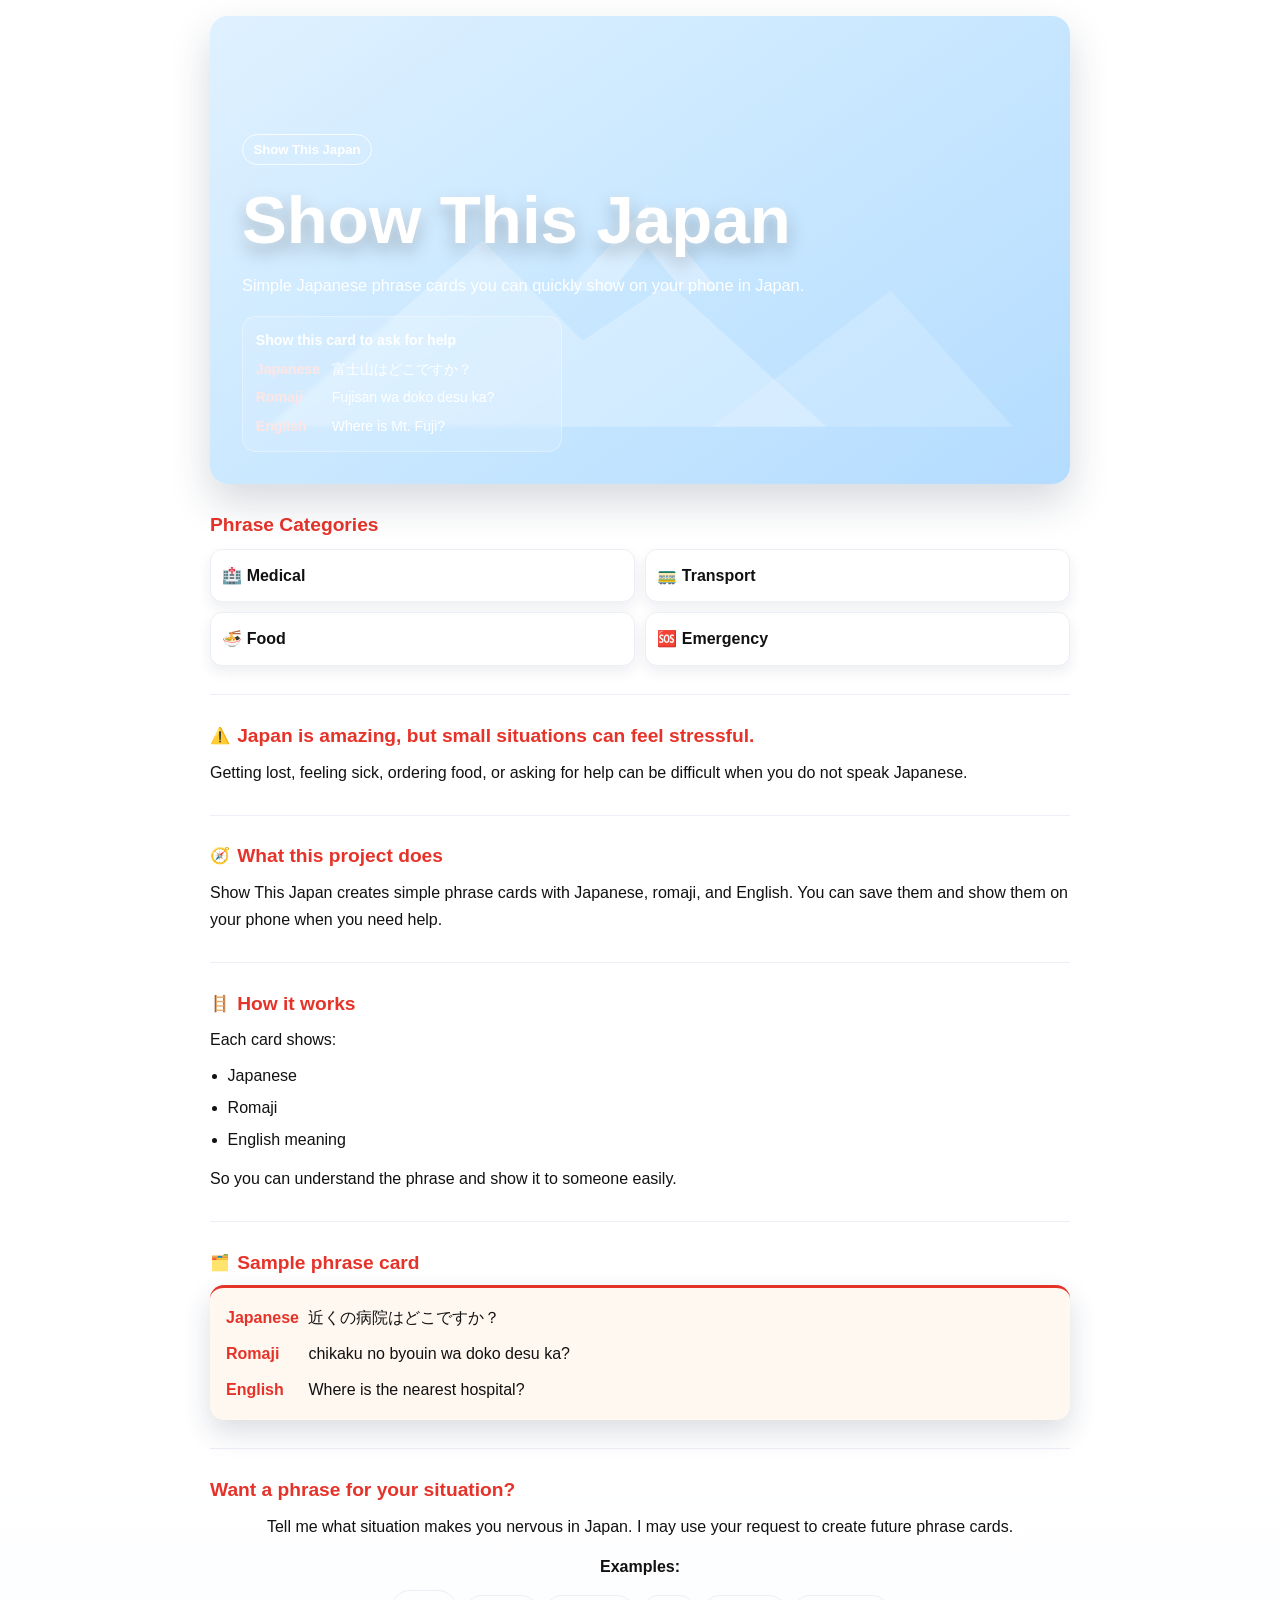
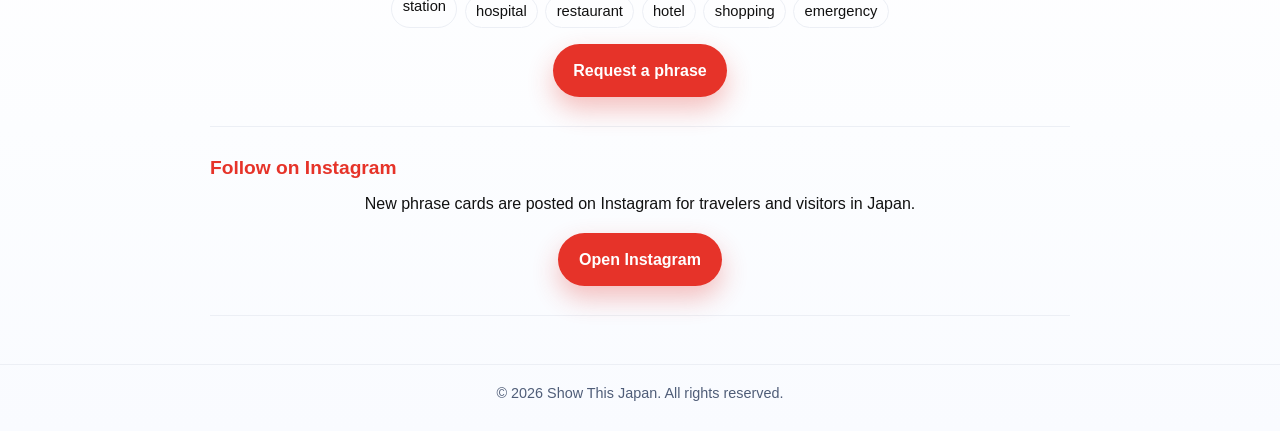
<file: index.html>
<!doctype html>
<html lang="en">
  <head>
    <meta charset="UTF-8" />
    <meta name="viewport" content="width=device-width, initial-scale=1.0" />
    <title>Show This Japan</title>
    <link rel="stylesheet" href="styles.css" />
  </head>
  <body>
    <main class="page">
      <section class="hero" role="banner" aria-label="Show This Japan hero">
        <div class="hero-overlay">
          <p class="label">Show This Japan</p>
          <h1>Show This Japan</h1>
          <p class="lead">Simple Japanese phrase cards you can quickly show on your phone in Japan.</p>
          <div class="hero-phone" aria-label="Phone phrase card preview">
            <p class="hero-phone-title">Show this card to ask for help</p>
            <p><span>Japanese</span> 富士山はどこですか？</p>
            <p><span>Romaji</span> Fujisan wa doko desu ka?</p>
            <p><span>English</span> Where is Mt. Fuji?</p>
          </div>
        </div>
      </section>


      <section class="section categories">
        <h2>Phrase Categories</h2>
        <div class="category-grid" role="list" aria-label="Phrase categories">
          <a class="category-card" role="listitem" href="https://www.instagram.com/show_thisjapan___/" target="_blank" rel="noopener noreferrer">🏥 Medical</a>
          <a class="category-card" role="listitem" href="https://www.instagram.com/show_thisjapan___/" target="_blank" rel="noopener noreferrer">🚃 Transport</a>
          <a class="category-card" role="listitem" href="https://www.instagram.com/show_thisjapan___/" target="_blank" rel="noopener noreferrer">🍜 Food</a>
          <a class="category-card" role="listitem" href="https://www.instagram.com/show_thisjapan___/" target="_blank" rel="noopener noreferrer">🆘 Emergency</a>
        </div>
      </section>

      <section class="section">
        <h2><span class="icon" aria-hidden="true">⚠️</span>Japan is amazing, but small situations can feel stressful.</h2>
        <p>Getting lost, feeling sick, ordering food, or asking for help can be difficult when you do not speak Japanese.</p>
      </section>

      <section class="section">
        <h2><span class="icon" aria-hidden="true">🧭</span>What this project does</h2>
        <p>Show This Japan creates simple phrase cards with Japanese, romaji, and English. You can save them and show them on your phone when you need help.</p>
      </section>

      <section class="section">
        <h2><span class="icon" aria-hidden="true">🪜</span>How it works</h2>
        <p>Each card shows:</p>
        <ul>
          <li>Japanese</li>
          <li>Romaji</li>
          <li>English meaning</li>
        </ul>
        <p>So you can understand the phrase and show it to someone easily.</p>
      </section>

      <section class="section">
        <h2><span class="icon" aria-hidden="true">🗂️</span>Sample phrase card</h2>
        <article class="phrase-card" aria-label="Sample phrase card">
          <p><span>Japanese</span> 近くの病院はどこですか？</p>
          <p><span>Romaji</span> chikaku no byouin wa doko desu ka?</p>
          <p><span>English</span> Where is the nearest hospital?</p>
        </article>
      </section>


      <section class="section request">
        <h2>Want a phrase for your situation?</h2>
        <p>Tell me what situation makes you nervous in Japan. I may use your request to create future phrase cards.</p>
        <p class="examples-title">Examples:</p>
        <ul class="example-list">
          <li>station</li>
          <li>hospital</li>
          <li>restaurant</li>
          <li>hotel</li>
          <li>shopping</li>
          <li>emergency</li>
        </ul>
        <p class="cta-wrap">
          <a href="https://docs.google.com/forms/d/e/1FAIpQLSdGidxw_ADFlaBBjlDojGlBOYLNShoauxvGoAEBay1RFY2DhQ/viewform?usp=publish-editor" target="_blank" rel="noopener noreferrer" class="cta-btn">Request a phrase</a>
        </p>
      </section>

      <section class="section follow">
        <h2>Follow on Instagram</h2>
        <p>New phrase cards are posted on Instagram for travelers and visitors in Japan.</p>
        <p class="cta-wrap">
          <a href="https://www.instagram.com/show_thisjapan___/" target="_blank" rel="noopener noreferrer" class="cta-btn">Open Instagram</a>
        </p>
      </section>
    </main>

    <footer class="site-footer">© 2026 Show This Japan. All rights reserved.</footer>
  </body>
</html>

<!-- deploy-refresh: 2026-05-13 -->
</file>
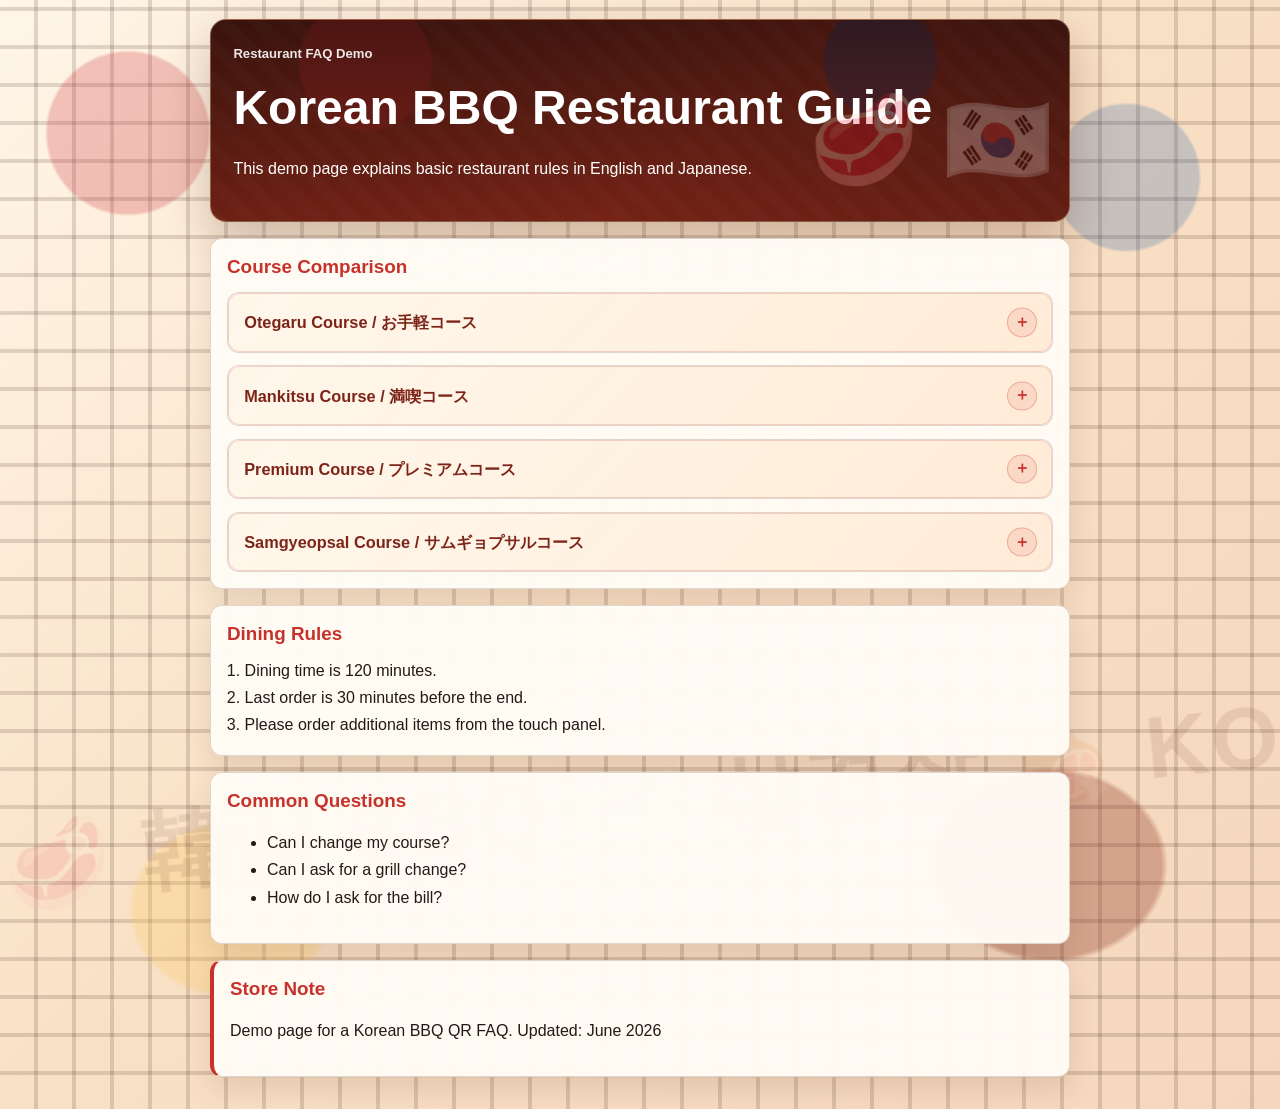
<file: restaurant-qr-faq-demo.html>
<!doctype html>
<html lang="en">
  <head>
    <meta charset="UTF-8" />
    <meta name="viewport" content="width=device-width, initial-scale=1.0" />
    <title>Restaurant FAQ Demo</title>
    <link rel="stylesheet" href="restaurant-qr-faq-demo.css?v=20260611-course-accordion" />
  </head>
  <body>
    <main class="page">
      <header class="hero">
        <p class="tag">Restaurant FAQ Demo</p>
        <h1>Korean BBQ Restaurant Guide</h1>
        <p class="lead">This demo page explains basic restaurant rules in English and Japanese.</p>
      </header>
      <section class="section course-comparison">
        <h2>Course Comparison</h2>
        <div class="course-grid">
          <details class="course-card">
            <summary class="course-summary">
              <span class="course-title">Otegaru Course <span class="course-name-jp">/ お手軽コース</span></span>
            </summary>
            <div class="course-panel">
              <span class="course-details">
                <span class="course-detail">
                  <span class="course-detail-label">Price</span>
                  <span class="course-detail-value">¥2,980 tax included</span>
                </span>
                <span class="course-detail">
                  <span class="course-detail-label">Items</span>
                  <span class="course-detail-value">96 items</span>
                </span>
                <span class="course-detail">
                  <span class="course-detail-label">Time</span>
                  <span class="course-detail-value">120 minutes</span>
                </span>
                <span class="course-detail">
                  <span class="course-detail-label">Last order</span>
                  <span class="course-detail-value">90 minutes / 30 minutes before the end</span>
                </span>
                <span class="course-detail">
                  <span class="course-detail-label">Minimum</span>
                  <span class="course-detail-value">2 people</span>
                </span>
              </span>
              <p>Good for guests who want a simple yakiniku all-you-can-eat option.</p>
              <div class="included-menu" aria-label="Otegaru Course included menu overview">
                <h4>What’s included?</h4>
                <ul>
                  <li><strong>Yakiniku:</strong> roast, kalbi, seared kalbi, soft harami</li>
                  <li><strong>Horumon:</strong> horumon, tecchan, marucho, akasen, korikori, heart, liver, tsurami</li>
                  <li><strong>Pork and chicken:</strong> pork belly, pork toro, chicken thigh, seseri, sausage</li>
                  <li><strong>Vegetables:</strong> lettuce, sesame leaves, sunny lettuce, cabbage, onion, green pepper, corn, eringi mushroom, garlic foil</li>
                  <li><strong>Kimchi and salads:</strong> assorted kimchi, napa cabbage kimchi, radish kimchi, cucumber kimchi, choregi salad</li>
                  <li><strong>Side dishes:</strong> edamame, seasoned cabbage, miso cucumber, Korean-style cold tofu, bean sprout namul, assorted namul</li>
                  <li><strong>Hot dishes:</strong> fried dumplings, Korean pancake, cheese fondue, Korean seaweed, corn butter, sweet potato butter, fried chicken, fries</li>
                  <li><strong>Soup and rice:</strong> egg soup, seaweed soup, sundubu jjigae, bibimbap, gukbap, rice, yakiniku rice</li>
                  <li><strong>Noodles and dessert:</strong> cold noodles, bibim noodles, ice cream, sherbet</li>
                </ul>
              </div>
            </div>
          </details>
          <details class="course-card">
            <summary class="course-summary">
              <span class="course-title">Mankitsu Course <span class="course-name-jp">/ 満喫コース</span></span>
            </summary>
            <div class="course-panel">
              <span class="course-details">
                <span class="course-detail">
                  <span class="course-detail-label">Price</span>
                  <span class="course-detail-value">To be confirmed</span>
                </span>
                <span class="course-detail">
                  <span class="course-detail-label">Items</span>
                  <span class="course-detail-value">To be confirmed</span>
                </span>
                <span class="course-detail">
                  <span class="course-detail-label">Time</span>
                  <span class="course-detail-value">120 minutes</span>
                </span>
                <span class="course-detail">
                  <span class="course-detail-label">Last order</span>
                  <span class="course-detail-value">90 minutes / 30 minutes before the end</span>
                </span>
                <span class="course-detail">
                  <span class="course-detail-label">Minimum</span>
                  <span class="course-detail-value">2 people</span>
                </span>
              </span>
              <p>Detailed menu information will be added after confirmation.</p>
              <p>Good for guests who want a more balanced all-you-can-eat course.</p>
            </div>
          </details>
          <details class="course-card">
            <summary class="course-summary">
              <span class="course-title">Premium Course <span class="course-name-jp">/ プレミアムコース</span></span>
            </summary>
            <div class="course-panel">
              <span class="course-details">
                <span class="course-detail">
                  <span class="course-detail-label">Price</span>
                  <span class="course-detail-value">To be confirmed</span>
                </span>
                <span class="course-detail">
                  <span class="course-detail-label">Items</span>
                  <span class="course-detail-value">To be confirmed</span>
                </span>
                <span class="course-detail">
                  <span class="course-detail-label">Time</span>
                  <span class="course-detail-value">120 minutes</span>
                </span>
                <span class="course-detail">
                  <span class="course-detail-label">Last order</span>
                  <span class="course-detail-value">90 minutes / 30 minutes before the end</span>
                </span>
                <span class="course-detail">
                  <span class="course-detail-label">Minimum</span>
                  <span class="course-detail-value">2 people</span>
                </span>
              </span>
              <p>Detailed menu information will be added after confirmation.</p>
              <p>Good for guests who want a higher-grade all-you-can-eat course.</p>
            </div>
          </details>
          <details class="course-card">
            <summary class="course-summary">
              <span class="course-title">Samgyeopsal Course <span class="course-name-jp">/ サムギョプサルコース</span></span>
            </summary>
            <div class="course-panel">
              <span class="course-details">
                <span class="course-detail">
                  <span class="course-detail-label">Price</span>
                  <span class="course-detail-value">¥2,980 tax included</span>
                </span>
                <span class="course-detail">
                  <span class="course-detail-label">Items</span>
                  <span class="course-detail-value">77 items</span>
                </span>
                <span class="course-detail">
                  <span class="course-detail-label">Time</span>
                  <span class="course-detail-value">120 minutes</span>
                </span>
                <span class="course-detail">
                  <span class="course-detail-label">Last order</span>
                  <span class="course-detail-value">90 minutes / 30 minutes before the end</span>
                </span>
                <span class="course-detail">
                  <span class="course-detail-label">Minimum</span>
                  <span class="course-detail-value">2 people</span>
                </span>
              </span>
              <p>Good for guests who want samgyeopsal and Korean side dishes.</p>
              <div class="included-menu" aria-label="Samgyeopsal Course included menu overview">
                <h4>What’s included?</h4>
                <ul>
                  <li><strong>Samgyeopsal:</strong> samgyeopsal, thick-cut samgyeopsal, salted koji thick-cut samgyeopsal, spicy thick-cut samgyeopsal, garlic sauce thick-cut samgyeopsal</li>
                  <li><strong>Meat and seafood:</strong> horumon, seared kalbi, pork toro, chicken thigh, seseri, marucho, sausage, squid legs, shrimp, scallop, pork tongue</li>
                  <li><strong>Wrap vegetables and toppings:</strong> lettuce, sunny lettuce, sesame leaves, green onion salad, green chili, garlic</li>
                  <li><strong>Kimchi and salads:</strong> assorted kimchi, napa cabbage kimchi, radish kimchi, cucumber kimchi, choregi salad</li>
                  <li><strong>Side dishes:</strong> edamame, seasoned cabbage, Korean-style cold tofu, miso cucumber, assorted namul, bean sprout namul</li>
                  <li><strong>Hot dishes:</strong> fried dumplings, Korean pancake, cheese fondue, Korean seaweed</li>
                  <li><strong>Chicken dishes:</strong> yangnyeom chicken, honey mustard chicken, cheese chicken, honey butter chicken</li>
                  <li><strong>Soup and rice:</strong> egg soup, seaweed soup, sundubu jjigae, bibimbap, gukbap, rice, yakiniku rice</li>
                  <li><strong>Noodles:</strong> cold noodles, bibim noodles</li>
                </ul>
              </div>
            </div>
          </details>
        </div>
      </section>
      <section class="section">
        <h2>Dining Rules</h2>
        <ol>
          <li>Dining time is 120 minutes.</li>
          <li>Last order is 30 minutes before the end.</li>
          <li>Please order additional items from the touch panel.</li>
        </ol>
      </section>
      <section class="section">
        <h2>Common Questions</h2>
        <ul>
          <li>Can I change my course?</li>
          <li>Can I ask for a grill change?</li>
          <li>How do I ask for the bill?</li>
        </ul>
      </section>
      <section class="section note">
        <h2>Store Note</h2>
        <p>Demo page for a Korean BBQ QR FAQ. Updated: June 2026</p>
      </section>
    </main>
  </body>
</html>
</file>
<file: styles.css>
:root {
  --bg: #ffffff;
  --text: #111111;
  --accent-red: #e63329;
  --accent-navy: #1b2a4a;
  --line: #eceff5;
}

* { box-sizing: border-box; }

body {
  margin: 0;
  background: linear-gradient(180deg, #fff 0%, #fff 70%, #f9fbff 100%);
  color: var(--text);
  font-family: "Inter", "Noto Sans JP", -apple-system, BlinkMacSystemFont, "Segoe UI", Roboto, Helvetica, Arial, sans-serif;
  line-height: 1.7;
}

.page {
  width: min(860px, 92%);
  margin: 0 auto;
  padding: 1rem 0 3rem;
}

.hero {
  min-height: 52vh;
  border-radius: 18px;
  overflow: hidden;
  position: relative;
  background: linear-gradient(145deg, #dff1ff 0%, #c8e7ff 52%, #b4dcff 100%);
  box-shadow: 0 18px 40px rgba(27, 42, 74, 0.18);
}

.hero::before {
  content: "";
  position: absolute;
  inset: 0;
  pointer-events: none;
  background-image: url("data:image/svg+xml,%3Csvg xmlns='http://www.w3.org/2000/svg' viewBox='0 0 1200 700'%3E%3Cpath d='M80 620L380 360L520 500L640 420L860 620Z' fill='%23ffffff' fill-opacity='0.26'/%3E%3Cpath d='M500 430L610 310L710 430L660 430L610 370L560 430Z' fill='%23ffffff' fill-opacity='0.33'/%3E%3Cpath d='M700 620L950 430L1120 620Z' fill='%23ffffff' fill-opacity='0.18'/%3E%3C/svg%3E");
  background-repeat: no-repeat;
  background-size: cover;
  background-position: center bottom;
  opacity: 0.95;
}

.hero-overlay {
  position: relative;
  z-index: 1;
  min-height: inherit;
  display: flex;
  flex-direction: column;
  justify-content: flex-end;
  padding: 1.25rem;
  color: #fff;
}

.label {
  display: inline-block;
  width: fit-content;
  margin: 0 0 0.8rem;
  padding: 0.2rem 0.65rem;
  border-radius: 999px;
  border: 1px solid rgba(255, 255, 255, 0.82);
  font-size: 0.82rem;
  font-weight: 700;
}

h1,
h2 { margin: 0 0 0.65rem; line-height: 1.25; }

h1 {
  color: #fff;
  font-size: clamp(2.3rem, 9vw, 4.2rem);
  text-shadow: 0 0 10px rgba(255,255,255,.28), 0 8px 18px rgba(0,0,0,.25);
}

h2 {
  color: var(--accent-red);
  display: flex;
  align-items: center;
  gap: 0.45rem;
  font-size: 1.2rem;
}

.icon { font-size: 1rem; }
.lead { margin: 0; font-size: 1.02rem; }


.hero-phone {
  margin-top: 1rem;
  width: min(320px, 100%);
  align-self: flex-start;
  padding: 0.75rem 0.8rem;
  border-radius: 14px;
  border: 1px solid rgba(255, 255, 255, 0.35);
  background: rgba(255, 255, 255, 0.12);
  backdrop-filter: blur(2px);
}

.hero-phone-title {
  font-weight: 700;
  margin-bottom: 0.35rem;
}

.hero-phone p {
  margin: 0;
  font-size: 0.88rem;
}

.hero-phone p + p {
  margin-top: 0.3rem;
}

.hero-phone span {
  display: inline-block;
  min-width: 72px;
  color: #ffe5e3;
  font-weight: 700;
}

.section {
  padding: 1.45rem 0;
  border-bottom: 1px solid var(--line);
}

p { margin: 0; }

ul {
  margin: 0.55rem 0 0.75rem 1.1rem;
  padding: 0;
}

li + li {
  margin-top: 0.3rem;
}


.phrase-card {
  border-top: 3px solid var(--accent-red);
  border-radius: 14px;
  padding: 1rem;
  background: #fff8f0;
  box-shadow: 0 12px 28px rgba(27, 42, 74, 0.16);
}

.phrase-card p + p { margin-top: 0.55rem; }

.phrase-card span {
  display: inline-block;
  min-width: 78px;
  font-weight: 700;
  color: var(--accent-red);
}





.categories h2 {
  display: block;
}

.category-grid {
  display: grid;
  grid-template-columns: 1fr 1fr;
  gap: 0.65rem;
  margin-top: 0.75rem;
}

.category-card {
  display: block;
  text-decoration: none;
  color: var(--text);
  background: #fff;
  border: 1px solid var(--line);
  border-radius: 12px;
  padding: 0.75rem 0.7rem;
  font-weight: 700;
  box-shadow: 0 6px 14px rgba(27, 42, 74, 0.08);
}

.category-card:hover {
  border-color: #f0b3af;
}

.request {
  text-align: center;
}

.examples-title {
  margin-top: 0.8rem;
  font-weight: 700;
}

.example-list {
  list-style: none;
  margin: 0.65rem 0 0;
  display: flex;
  flex-wrap: wrap;
  justify-content: center;
  gap: 0.45rem;
}

.example-list li {
  border: 1px solid var(--line);
  border-radius: 999px;
  padding: 0.2rem 0.65rem;
  font-size: 0.92rem;
}

.follow { text-align: center; }
.cta-wrap { margin-top: 1rem; }

.cta-btn {
  display: inline-block;
  padding: 0.8rem 1.3rem;
  border-radius: 999px;
  background: var(--accent-red);
  color: #fff;
  text-decoration: none;
  font-weight: 800;
  box-shadow: 0 12px 26px rgba(230, 51, 41, 0.3);
}

.site-footer {
  border-top: 1px solid var(--line);
  text-align: center;
  color: #4f5d78;
  font-size: 0.9rem;
  padding: 1rem 0 1.6rem;
}

@media (min-width: 768px) {
  .hero-overlay { padding: 2rem; }
  
.hero-phone {
  margin-top: 1rem;
  width: min(320px, 100%);
  align-self: flex-start;
  padding: 0.75rem 0.8rem;
  border-radius: 14px;
  border: 1px solid rgba(255, 255, 255, 0.35);
  background: rgba(255, 255, 255, 0.12);
  backdrop-filter: blur(2px);
}

.hero-phone-title {
  font-weight: 700;
  margin-bottom: 0.35rem;
}

.hero-phone p {
  margin: 0;
  font-size: 0.88rem;
}

.hero-phone p + p {
  margin-top: 0.3rem;
}

.hero-phone span {
  display: inline-block;
  min-width: 72px;
  color: #ffe5e3;
  font-weight: 700;
}

.section { padding: 1.8rem 0; }
}
</file>
<file: restaurant-qr-faq-demo.css>
:root {
  --bg: #2a120c;
  --text: #231915;
  --card: rgba(255, 253, 247, 0.94);
  --accent: #c8322c;
  --line: rgba(92, 43, 30, 0.18);
  --kimchi-red: #cd2e3a;
  --taegeuk-blue: #0047a0;
  --grill: rgba(65, 35, 28, 0.16);
}

* { box-sizing: border-box; }

body {
  margin: 0;
  font-family: "Inter", "Noto Sans JP", -apple-system, BlinkMacSystemFont, "Segoe UI", sans-serif;
  background:
    radial-gradient(circle at 10% 12%, rgba(205, 46, 58, 0.26) 0 5rem, transparent 5.2rem),
    radial-gradient(circle at 88% 16%, rgba(0, 71, 160, 0.2) 0 4.5rem, transparent 4.7rem),
    radial-gradient(ellipse at 18% 82%, rgba(252, 198, 92, 0.28) 0 6rem, transparent 6.4rem),
    radial-gradient(ellipse at 82% 78%, rgba(139, 47, 28, 0.32) 0 7rem, transparent 7.4rem),
    repeating-linear-gradient(90deg, transparent 0 34px, var(--grill) 34px 38px),
    repeating-linear-gradient(0deg, transparent 0 34px, var(--grill) 34px 38px),
    linear-gradient(135deg, #fff6e8 0%, #f9e1c5 46%, #f5d7bd 100%);
  color: var(--text);
  line-height: 1.7;
  min-height: 100vh;
}

body::before {
  content: "🥩  韓国 BBQ  🇰🇷  삼겹살  🍖  KOREAN BBQ";
  position: fixed;
  inset: auto 0 1.5rem;
  z-index: -1;
  color: rgba(87, 31, 22, 0.1);
  font-size: clamp(2.4rem, 8vw, 5.4rem);
  font-weight: 900;
  letter-spacing: 0.04em;
  text-align: center;
  white-space: nowrap;
  transform: rotate(-6deg);
  pointer-events: none;
}

.page {
  width: min(860px, 92%);
  margin: 0 auto;
  padding: 1.2rem 0 2rem;
}

.hero {
  position: relative;
  overflow: hidden;
  background:
    linear-gradient(rgba(55, 18, 12, 0.86), rgba(112, 32, 20, 0.86)),
    radial-gradient(circle at 18% 22%, var(--kimchi-red) 0 9%, transparent 9.4%),
    radial-gradient(circle at 78% 20%, var(--taegeuk-blue) 0 8%, transparent 8.5%),
    repeating-linear-gradient(45deg, rgba(255, 255, 255, 0.1) 0 12px, transparent 12px 24px),
    linear-gradient(140deg, #42160f 0%, #8e2f1f 58%, #20110e 100%);
  color: #fff;
  border: 1px solid rgba(255, 218, 160, 0.35);
  border-radius: 16px;
  box-shadow: 0 18px 45px rgba(70, 24, 12, 0.25);
  padding: 1.4rem;
}

.hero::after {
  content: "🥩 🇰🇷";
  position: absolute;
  right: 1rem;
  bottom: 0.4rem;
  font-size: clamp(2.4rem, 10vw, 5.5rem);
  opacity: 0.24;
  pointer-events: none;
}

.tag {
  margin: 0 0 0.75rem;
  font-size: 0.82rem;
  font-weight: 700;
  opacity: 0.9;
}

h1,
h2 {
  margin: 0 0 0.65rem;
  line-height: 1.3;
}

h1 { font-size: clamp(1.8rem, 7vw, 3rem); }
h2 { color: var(--accent); font-size: 1.18rem; }

.section {
  margin-top: 1rem;
  background: var(--card);
  border: 1px solid var(--line);
  border-radius: 12px;
  box-shadow: 0 12px 28px rgba(72, 32, 20, 0.12);
  padding: 1rem;
  backdrop-filter: blur(3px);
}

.course-grid {
  display: grid;
  gap: 0.8rem;
  margin-top: 0.8rem;
}

.course-card {
  overflow: hidden;
  border: 1px solid var(--line);
  border-radius: 12px;
  background: rgba(255, 251, 244, 0.9);
}

.course-summary {
  position: relative;
  display: grid;
  align-items: center;
  min-height: 3.65rem;
  padding: 0.85rem 3rem 0.85rem 0.95rem;
  border: 1px solid rgba(200, 50, 44, 0.18);
  border-radius: 12px;
  background:
    linear-gradient(135deg, rgba(255, 247, 235, 0.98), rgba(255, 235, 214, 0.94)),
    rgba(255, 251, 244, 0.9);
  box-shadow: 0 8px 18px rgba(112, 32, 20, 0.08);
  cursor: pointer;
  list-style: none;
  transition: background 160ms ease, border-color 160ms ease, box-shadow 160ms ease, transform 160ms ease;
}

.course-summary::-webkit-details-marker {
  display: none;
}

.course-summary::after {
  content: "＋";
  position: absolute;
  top: 50%;
  right: 0.9rem;
  display: grid;
  width: 1.7rem;
  height: 1.7rem;
  place-items: center;
  border: 1px solid rgba(200, 50, 44, 0.28);
  border-radius: 999px;
  background: rgba(200, 50, 44, 0.1);
  color: var(--accent);
  font-size: 1rem;
  line-height: 1;
  transform: translateY(-50%);
}

.course-card[open] .course-summary {
  border-radius: 12px 12px 0 0;
  border-color: rgba(200, 50, 44, 0.28);
  box-shadow: inset 0 -1px 0 var(--line);
}

.course-card[open] .course-summary::after {
  content: "−";
}

.course-summary:hover {
  background:
    linear-gradient(135deg, rgba(255, 241, 220, 0.99), rgba(255, 228, 202, 0.96)),
    rgba(255, 251, 244, 0.9);
  border-color: rgba(200, 50, 44, 0.34);
  box-shadow: 0 10px 22px rgba(112, 32, 20, 0.12);
  transform: translateY(-1px);
}

.course-summary:active {
  transform: translateY(0);
}

.course-summary:focus-visible {
  outline: 3px solid rgba(200, 50, 44, 0.35);
  outline-offset: 3px;
}

.course-title {
  display: block;
  margin: 0;
  color: #7d2418;
  font-size: 1.02rem;
  font-weight: 800;
  line-height: 1.35;
}

.course-panel {
  padding: 0.95rem 0.95rem 1rem;
}

.course-panel p:first-child {
  margin-top: 0;
}

.course-name-jp {
  display: inline-block;
  font-weight: 700;
}

.course-card p {
  margin: 0.75rem 0 0;
}

.course-card p + p {
  margin-top: 0.4rem;
}

.included-menu {
  margin-top: 0.85rem;
  border-top: 1px solid var(--line);
  padding-top: 0.75rem;
}

.included-menu h4 {
  margin: 0 0 0.45rem;
  color: #7d2418;
  font-size: 0.96rem;
}

.included-menu ul {
  display: grid;
  gap: 0.38rem;
  margin: 0;
  padding-left: 1.1rem;
}

.included-menu li {
  padding-left: 0.1rem;
}

.included-menu strong {
  color: #6c3a2c;
}

.course-details {
  display: grid;
  gap: 0.45rem;
  margin: 0 0 0.85rem;
}

.course-detail {
  display: grid;
  grid-template-columns: minmax(5.7rem, 0.45fr) 1fr;
  gap: 0.5rem;
}

.course-detail-label {
  color: #6c3a2c;
  font-weight: 700;
}

.course-detail-value {
  min-width: 0;
}

ol {
  margin: 0.4rem 0 0 1.1rem;
  padding: 0;
}

.faq-item {
  border: 1px solid var(--line);
  border-radius: 10px;
  padding: 0.7rem 0.8rem;
  background: rgba(255, 251, 244, 0.88);
}

.faq-item + .faq-item { margin-top: 0.6rem; }

summary {
  cursor: pointer;
  font-weight: 700;
}

.faq-item p { margin: 0.5rem 0 0; }

.note {
  border-left: 4px solid var(--accent);
}

@media (max-width: 520px) {
  .course-summary {
    padding-right: 2.4rem;
  }

  .course-detail {
    grid-template-columns: 1fr;
    gap: 0.05rem;
  }
}
</file>
